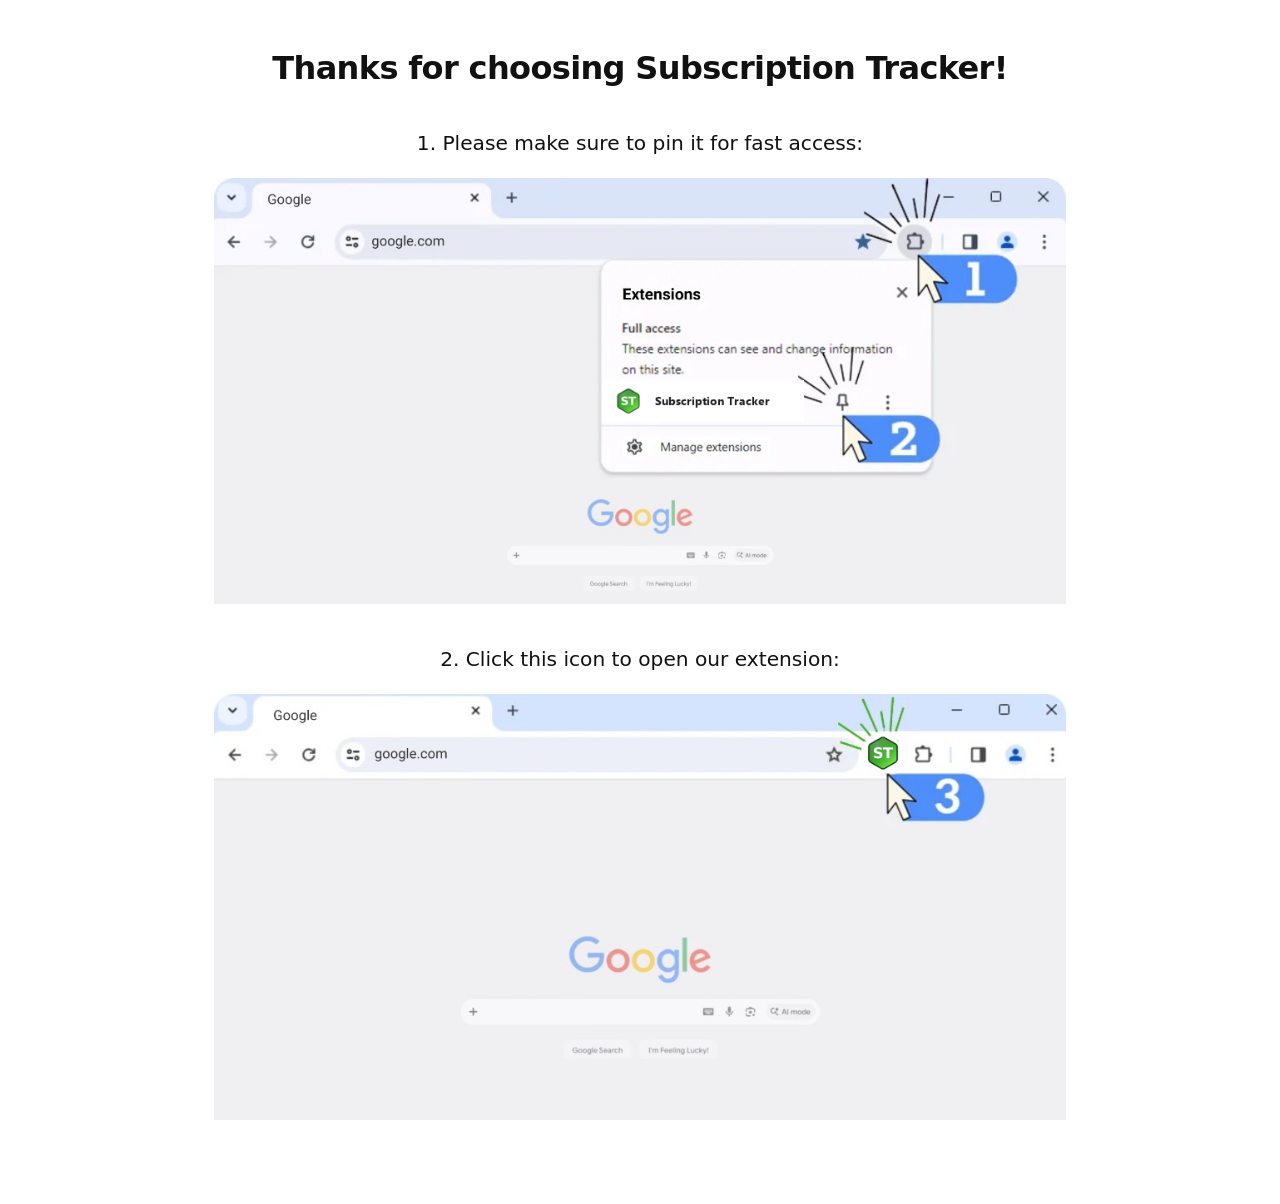
<file: index.html>
<!DOCTYPE html>
<html lang="en">
  <head>
    <meta charset="UTF-8" />
    <meta http-equiv="refresh" content="0; url=welcome.html" />
    <title>Subscription Tracker</title>
  </head>
  <body>
    <p><a href="welcome.html">Subscription Tracker</a></p>
  </body>
</html>
</file>
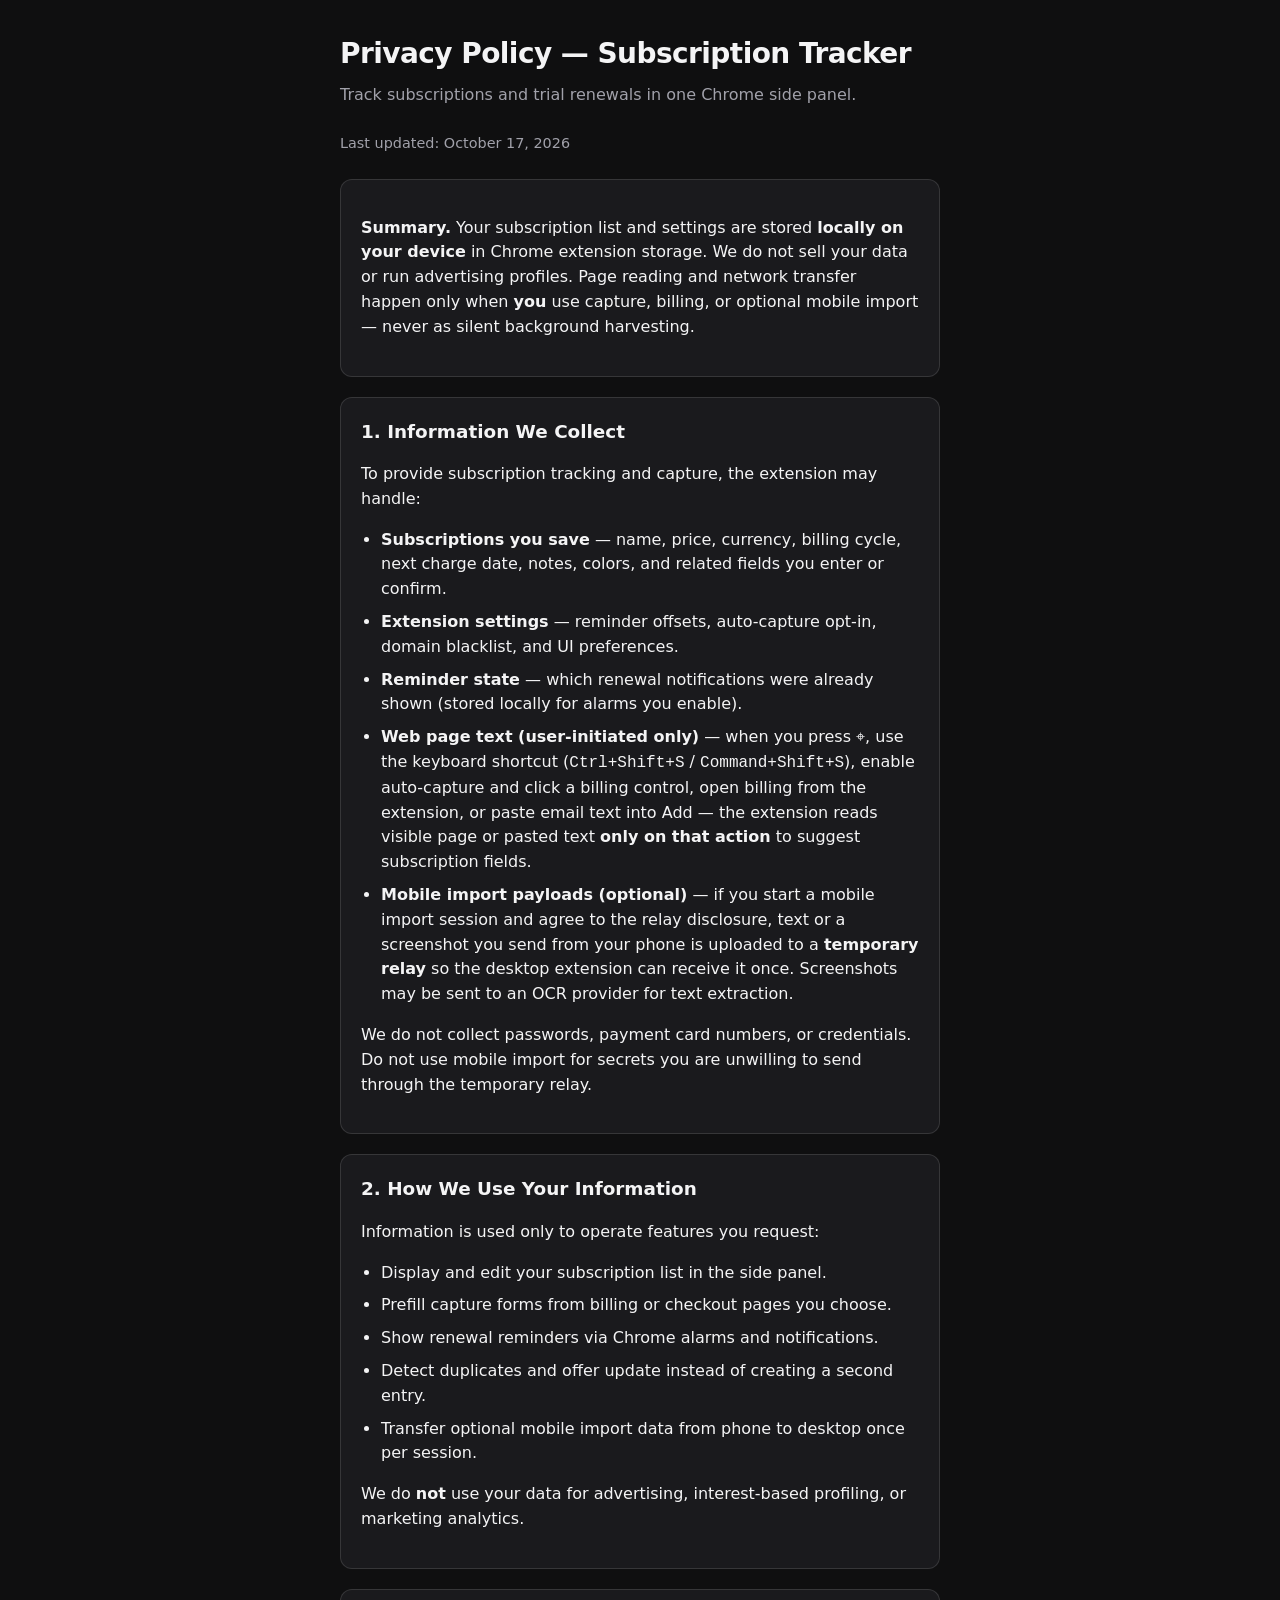
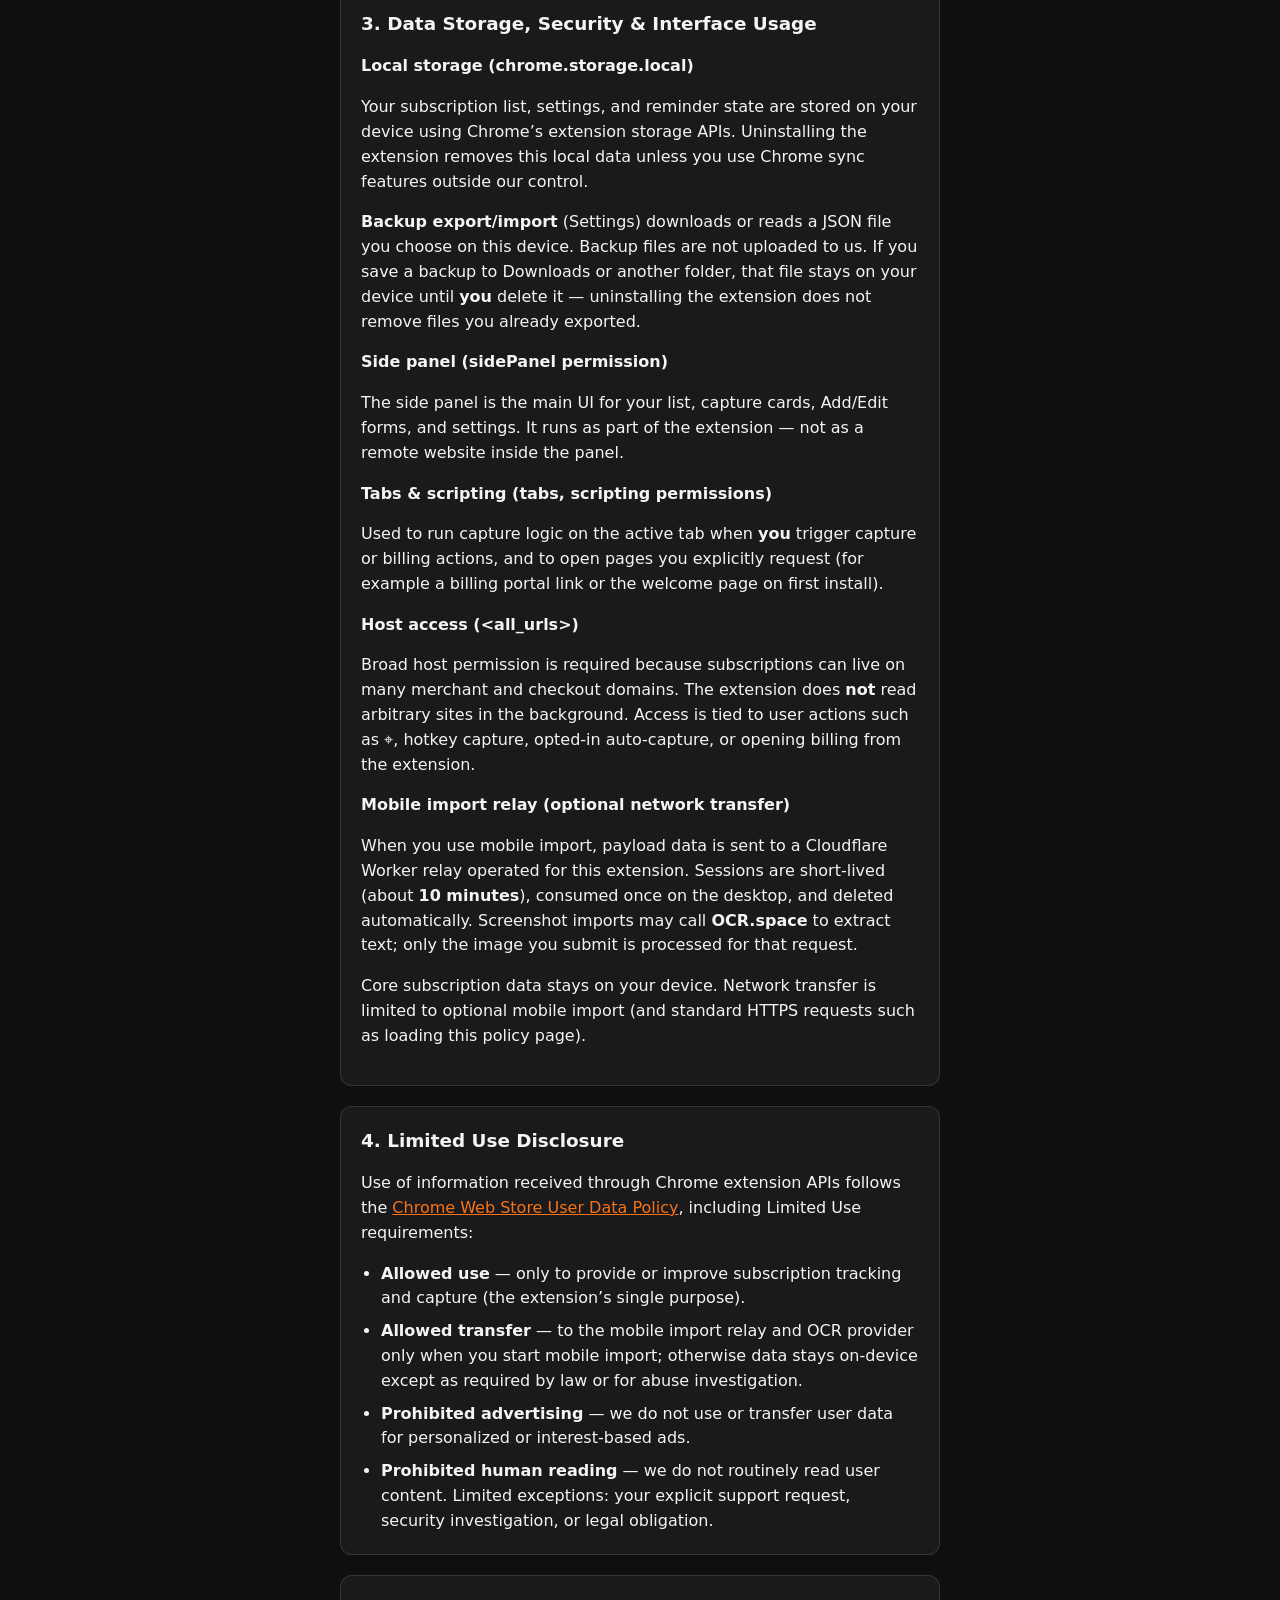
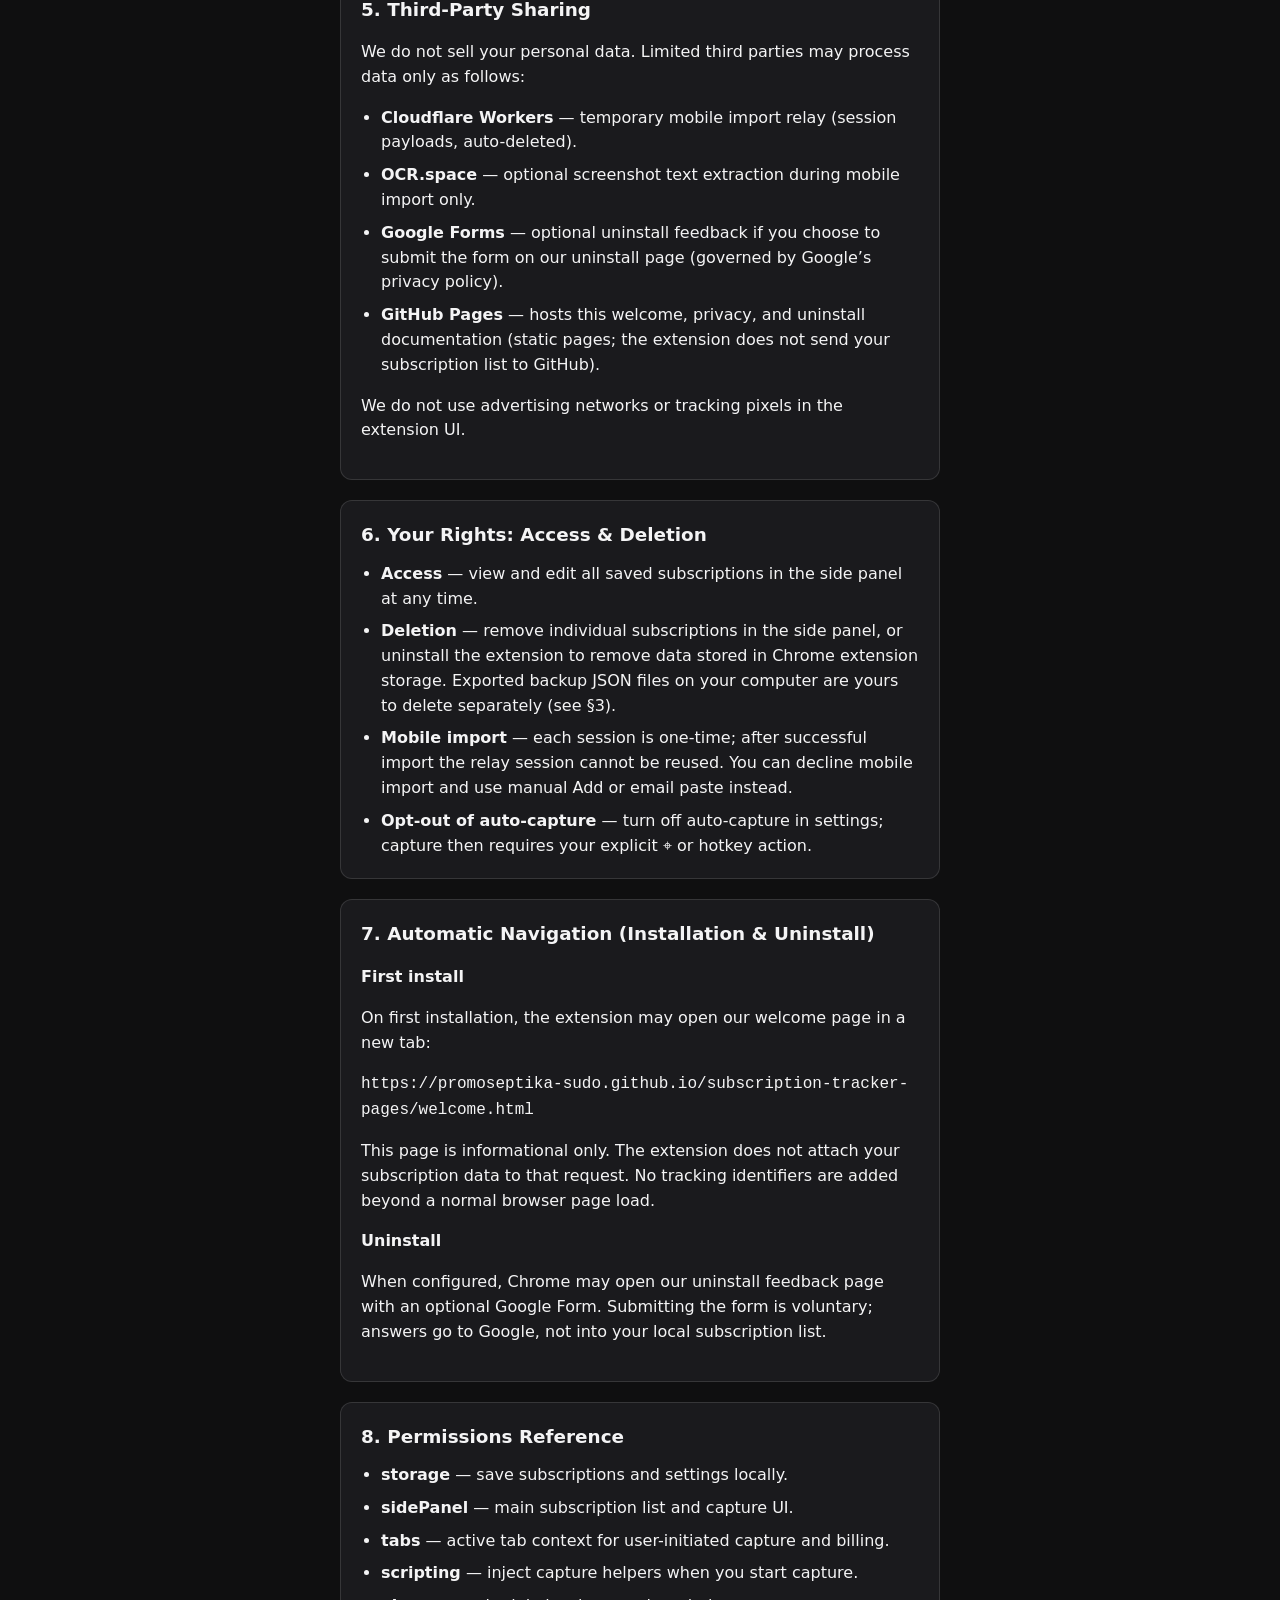
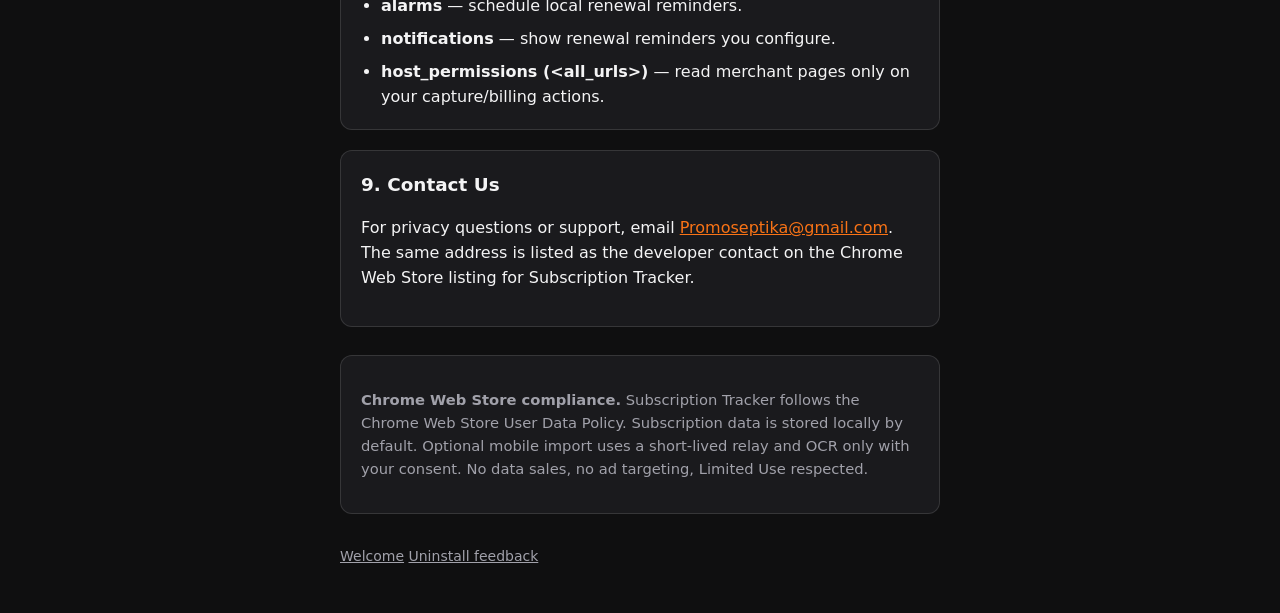
<file: privacy.html>
<!DOCTYPE html>
<html lang="en">
  <!--
    СТОП ДЛЯ ПУБЛИКАЦИИ (CWS) — privacy.html:
    1. Last updated — October 17, 2026 (при следующих правках — обновить дату).
    2. §9 Contact Us — Promoseptika@gmail.com (как в CWS Contact).
    3. В §7 — подставить финальный URL welcome (после GitHub Pages), тот же что в store-urls.ts и CWS Homepage.
    Не выкладывать на GitHub Pages / не подставлять URL в CWS, пока все пункты не сделаны.
  -->
  <head>
    <meta charset="UTF-8" />
    <meta name="viewport" content="width=device-width, initial-scale=1" />
    <title>Privacy Policy — Subscription Tracker</title>
    <link rel="stylesheet" href="styles.css" />
  </head>
  <body>
    <main>
      <h1>Privacy Policy — Subscription Tracker</h1>
      <p class="lead">Track subscriptions and trial renewals in one Chrome side panel.</p>
      <p class="updated">Last updated: October 17, 2026</p>

      <div class="card card-highlight">
        <p>
          <strong>Summary.</strong>
          Your subscription list and settings are stored <strong>locally on your device</strong>
          in Chrome extension storage. We do not sell your data or run advertising profiles.
          Page reading and network transfer happen only when <strong>you</strong> use capture,
          billing, or optional mobile import — never as silent background harvesting.
        </p>
      </div>

      <div class="card">
        <h2>1. Information We Collect</h2>
        <p>To provide subscription tracking and capture, the extension may handle:</p>
        <ul>
          <li>
            <strong>Subscriptions you save</strong> — name, price, currency, billing cycle,
            next charge date, notes, colors, and related fields you enter or confirm.
          </li>
          <li>
            <strong>Extension settings</strong> — reminder offsets, auto-capture opt-in,
            domain blacklist, and UI preferences.
          </li>
          <li>
            <strong>Reminder state</strong> — which renewal notifications were already shown
            (stored locally for alarms you enable).
          </li>
          <li>
            <strong>Web page text (user-initiated only)</strong> — when you press ⌖, use the
            keyboard shortcut (<code>Ctrl+Shift+S</code> / <code>Command+Shift+S</code>),
            enable auto-capture and click a billing control, open billing from the extension,
            or paste email text into Add — the extension reads visible page or pasted text
            <strong>only on that action</strong> to suggest subscription fields.
          </li>
          <li>
            <strong>Mobile import payloads (optional)</strong> — if you start a mobile import
            session and agree to the relay disclosure, text or a screenshot you send from your
            phone is uploaded to a <strong>temporary relay</strong> so the desktop extension can
            receive it once. Screenshots may be sent to an OCR provider for text extraction.
          </li>
        </ul>
        <p class="notice">
          We do not collect passwords, payment card numbers, or credentials. Do not use mobile
          import for secrets you are unwilling to send through the temporary relay.
        </p>
      </div>

      <div class="card">
        <h2>2. How We Use Your Information</h2>
        <p>Information is used only to operate features you request:</p>
        <ul>
          <li>Display and edit your subscription list in the side panel.</li>
          <li>Prefill capture forms from billing or checkout pages you choose.</li>
          <li>Show renewal reminders via Chrome alarms and notifications.</li>
          <li>Detect duplicates and offer update instead of creating a second entry.</li>
          <li>Transfer optional mobile import data from phone to desktop once per session.</li>
        </ul>
        <p>
          We do <strong>not</strong> use your data for advertising, interest-based profiling,
          or marketing analytics.
        </p>
      </div>

      <div class="card">
        <h2>3. Data Storage, Security &amp; Interface Usage</h2>

        <p><strong>Local storage (chrome.storage.local)</strong></p>
        <p>
          Your subscription list, settings, and reminder state are stored on your device using
          Chrome’s extension storage APIs. Uninstalling the extension removes this local data
          unless you use Chrome sync features outside our control.
        </p>
        <p>
          <strong>Backup export/import</strong> (Settings) downloads or reads a JSON file you
          choose on this device. Backup files are not uploaded to us. If you save a backup to
          Downloads or another folder, that file stays on your device until <strong>you</strong>
          delete it — uninstalling the extension does not remove files you already exported.
        </p>

        <p><strong>Side panel (sidePanel permission)</strong></p>
        <p>
          The side panel is the main UI for your list, capture cards, Add/Edit forms, and
          settings. It runs as part of the extension — not as a remote website inside the panel.
        </p>

        <p><strong>Tabs &amp; scripting (tabs, scripting permissions)</strong></p>
        <p>
          Used to run capture logic on the active tab when <strong>you</strong> trigger capture or
          billing actions, and to open pages you explicitly request (for example a billing portal
          link or the welcome page on first install).
        </p>

        <p><strong>Host access (&lt;all_urls&gt;)</strong></p>
        <p>
          Broad host permission is required because subscriptions can live on many merchant and
          checkout domains. The extension does <strong>not</strong> read arbitrary sites in the
          background. Access is tied to user actions such as ⌖, hotkey capture, opted-in
          auto-capture, or opening billing from the extension.
        </p>

        <p><strong>Mobile import relay (optional network transfer)</strong></p>
        <p>
          When you use mobile import, payload data is sent to a Cloudflare Worker relay operated
          for this extension. Sessions are short-lived (about <strong>10 minutes</strong>), consumed
          once on the desktop, and deleted automatically. Screenshot imports may call
          <strong>OCR.space</strong> to extract text; only the image you submit is processed for
          that request.
        </p>

        <p class="notice notice-success">
          Core subscription data stays on your device. Network transfer is limited to optional
          mobile import (and standard HTTPS requests such as loading this policy page).
        </p>
      </div>

      <div class="card">
        <h2>4. Limited Use Disclosure</h2>
        <p>
          Use of information received through Chrome extension APIs follows the
          <a href="https://developer.chrome.com/docs/webstore/program-policies/limited-use/"
            >Chrome Web Store User Data Policy</a
          >, including Limited Use requirements:
        </p>
        <ul>
          <li>
            <strong>Allowed use</strong> — only to provide or improve subscription tracking and
            capture (the extension’s single purpose).
          </li>
          <li>
            <strong>Allowed transfer</strong> — to the mobile import relay and OCR provider only
            when you start mobile import; otherwise data stays on-device except as required by law
            or for abuse investigation.
          </li>
          <li>
            <strong>Prohibited advertising</strong> — we do not use or transfer user data for
            personalized or interest-based ads.
          </li>
          <li>
            <strong>Prohibited human reading</strong> — we do not routinely read user content.
            Limited exceptions: your explicit support request, security investigation, or legal
            obligation.
          </li>
        </ul>
      </div>

      <div class="card">
        <h2>5. Third-Party Sharing</h2>
        <p>We do not sell your personal data. Limited third parties may process data only as follows:</p>
        <ul>
          <li>
            <strong>Cloudflare Workers</strong> — temporary mobile import relay (session payloads,
            auto-deleted).
          </li>
          <li>
            <strong>OCR.space</strong> — optional screenshot text extraction during mobile import
            only.
          </li>
          <li>
            <strong>Google Forms</strong> — optional uninstall feedback if you choose to submit the
            form on our uninstall page (governed by Google’s privacy policy).
          </li>
          <li>
            <strong>GitHub Pages</strong> — hosts this welcome, privacy, and uninstall documentation
            (static pages; the extension does not send your subscription list to GitHub).
          </li>
        </ul>
        <p>We do not use advertising networks or tracking pixels in the extension UI.</p>
      </div>

      <div class="card">
        <h2>6. Your Rights: Access &amp; Deletion</h2>
        <ul>
          <li>
            <strong>Access</strong> — view and edit all saved subscriptions in the side panel at any
            time.
          </li>
          <li>
            <strong>Deletion</strong> — remove individual subscriptions in the side panel, or
            uninstall the extension to remove data stored in Chrome extension storage. Exported
            backup JSON files on your computer are yours to delete separately (see §3).
          </li>
          <li>
            <strong>Mobile import</strong> — each session is one-time; after successful import the
            relay session cannot be reused. You can decline mobile import and use manual Add or
            email paste instead.
          </li>
          <li>
            <strong>Opt-out of auto-capture</strong> — turn off auto-capture in settings; capture
            then requires your explicit ⌖ or hotkey action.
          </li>
        </ul>
      </div>

      <div class="card">
        <h2>7. Automatic Navigation (Installation &amp; Uninstall)</h2>
        <p><strong>First install</strong></p>
        <p>
          On first installation, the extension may open our welcome page in a new tab:
        </p>
        <p><code>https://promoseptika-sudo.github.io/subscription-tracker-pages/welcome.html</code></p>
        <!-- СТОП CWS: welcome URL synced with store-urls.ts -->
        <p>
          This page is informational only. The extension does not attach your subscription data to
          that request. No tracking identifiers are added beyond a normal browser page load.
        </p>
        <p><strong>Uninstall</strong></p>
        <p>
          When configured, Chrome may open our uninstall feedback page with an optional Google
          Form. Submitting the form is voluntary; answers go to Google, not into your local
          subscription list.
        </p>
      </div>

      <div class="card" id="permissions">
        <h2>8. Permissions Reference</h2>
        <ul>
          <li><strong>storage</strong> — save subscriptions and settings locally.</li>
          <li><strong>sidePanel</strong> — main subscription list and capture UI.</li>
          <li><strong>tabs</strong> — active tab context for user-initiated capture and billing.</li>
          <li><strong>scripting</strong> — inject capture helpers when you start capture.</li>
          <li><strong>alarms</strong> — schedule local renewal reminders.</li>
          <li><strong>notifications</strong> — show renewal reminders you configure.</li>
          <li><strong>host_permissions (&lt;all_urls&gt;)</strong> — read merchant pages only on your capture/billing actions.</li>
        </ul>
      </div>

      <div class="card">
        <h2>9. Contact Us</h2>
        <p>
          For privacy questions or support, email
          <a href="mailto:Promoseptika@gmail.com">Promoseptika@gmail.com</a>.
          The same address is listed as the developer contact on the Chrome Web Store listing
          for Subscription Tracker.
        </p>
      </div>

      <div class="compliance">
        <p>
          <strong>Chrome Web Store compliance.</strong>
          Subscription Tracker follows the Chrome Web Store User Data Policy. Subscription data is
          stored locally by default. Optional mobile import uses a short-lived relay and OCR only
          with your consent. No data sales, no ad targeting, Limited Use respected.
        </p>
      </div>

      <footer>
        <a href="welcome.html">Welcome</a>
        <a href="uninstall.html">Uninstall feedback</a>
      </footer>
    </main>
  </body>
</html>
</file>
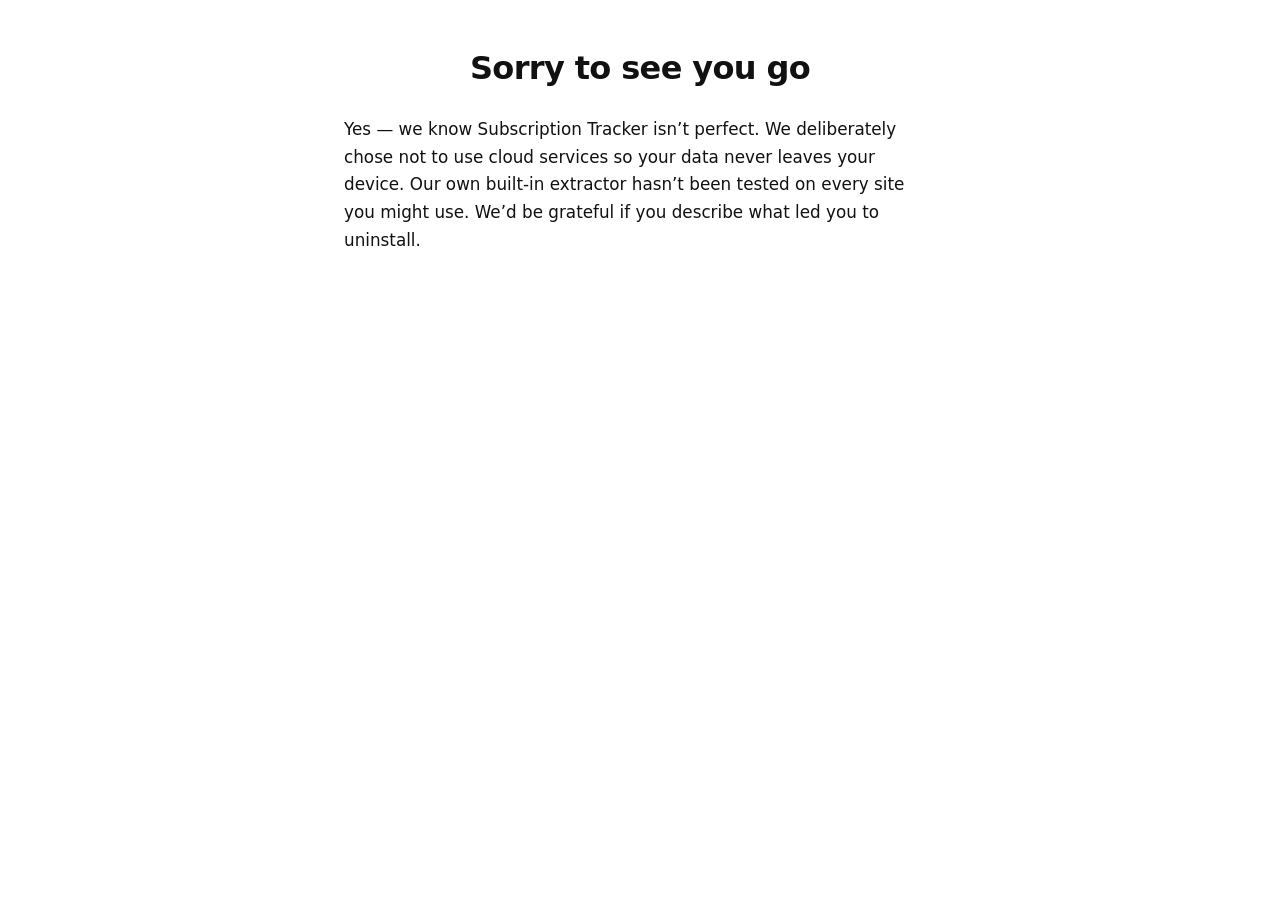
<file: uninstall.html>
<!DOCTYPE html>
<html lang="en">
  <head>
    <meta charset="UTF-8" />
    <meta name="viewport" content="width=device-width, initial-scale=1" />
    <title>Uninstall feedback — Subscription Tracker</title>
    <link rel="stylesheet" href="styles.css" />
  </head>
  <body class="page-uninstall">
    <main>
      <h1>Sorry to see you go</h1>
      <p class="uninstall-message">
        Yes — we know Subscription Tracker isn’t perfect. We deliberately chose not to use cloud
        services so your data never leaves your device. Our own built-in extractor hasn’t been tested
        on every site you might use. We’d be grateful if you describe what led you to uninstall.
      </p>

      <div id="form-mount">
        <div class="form-placeholder" id="form-placeholder">
          <p>Feedback form is not configured yet.</p>
          <p>
            Owner: set <code>formEmbedUrl</code> in
            <code>store-pages/config.js</code> (see
            <code>docs/STORE-PAGES-CWS-RU.md</code>).
          </p>
        </div>
      </div>
    </main>
    <script src="config.js"></script>
    <script>
      (function () {
        var url = window.ST_STORE_PAGES && window.ST_STORE_PAGES.formEmbedUrl;
        if (!url) return;
        var mount = document.getElementById('form-mount');
        mount.innerHTML = '';
        var iframe = document.createElement('iframe');
        iframe.className = 'form-frame';
        iframe.src = url;
        iframe.title = 'Why did you uninstall Subscription Tracker?';
        mount.appendChild(iframe);
      })();
    </script>
  </body>
</html>
</file>
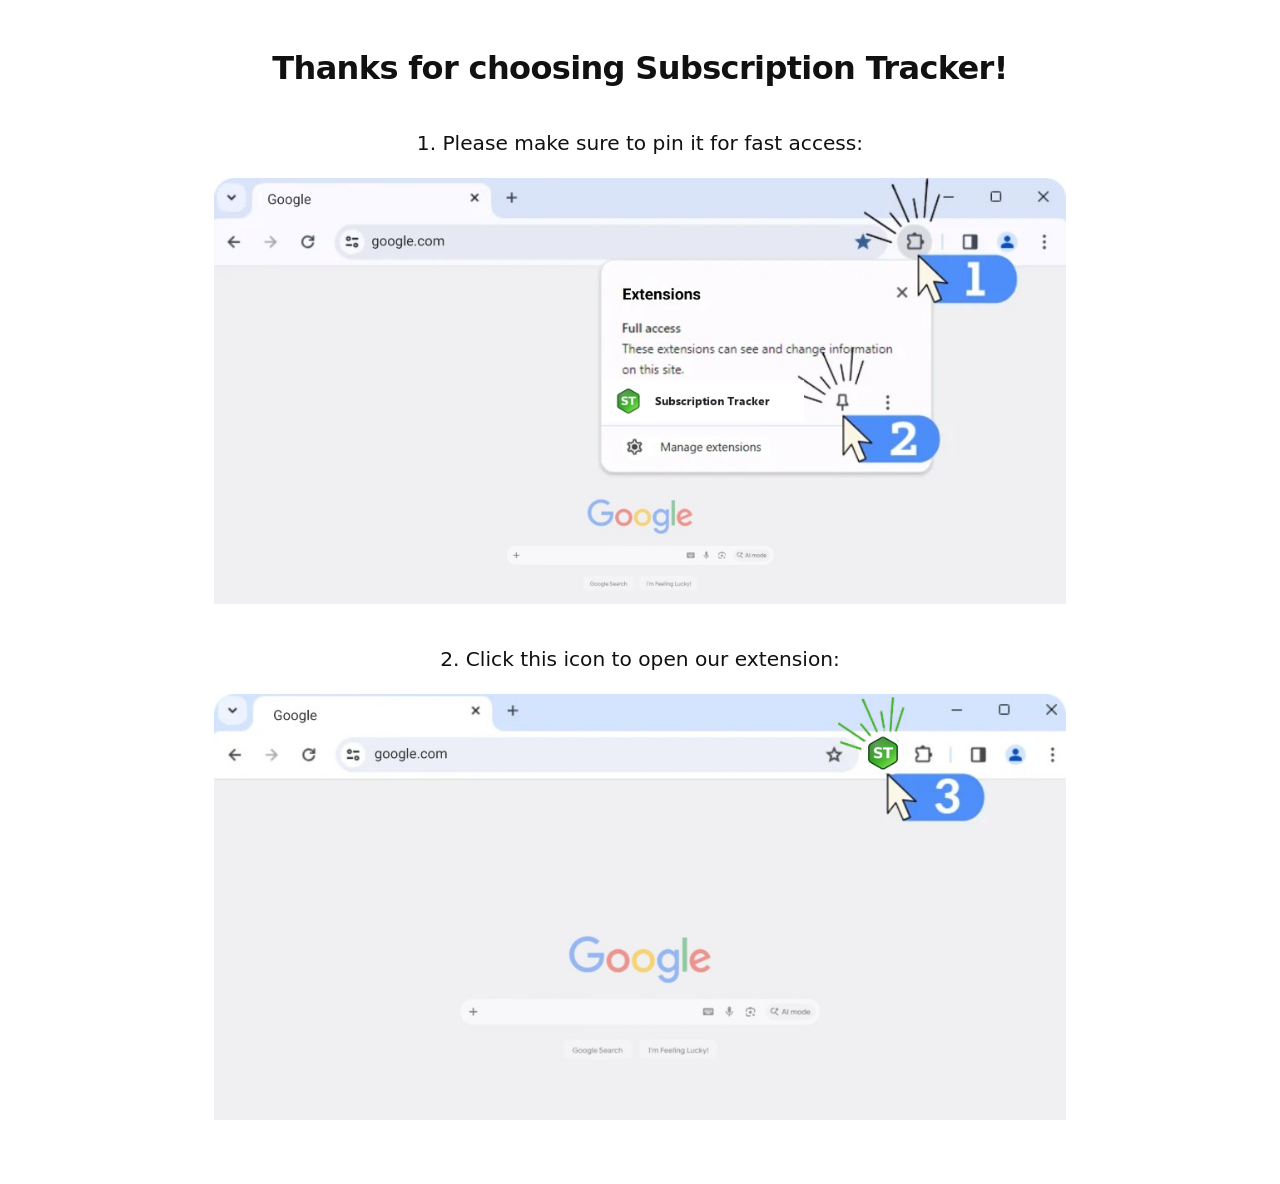
<file: welcome.html>
<!DOCTYPE html>
<html lang="en">
  <!--
    СТОП ДЛЯ ПУБЛИКАЦИИ (CWS):
    Финальный публичный URL этой страницы должен совпадать с:
    - store-urls.ts (GITHUB_USER + REPO)
    - privacy.html §7
    - CWS → Homepage
    Проверить в браузере после deploy GitHub Pages, до включения URL в расширение.
  -->
  <head>
    <meta charset="UTF-8" />
    <meta name="viewport" content="width=device-width, initial-scale=1" />
    <title>Welcome — Subscription Tracker</title>
    <link rel="stylesheet" href="styles.css" />
  </head>
  <body class="page-welcome">
    <main>
      <h1>Thanks for choosing Subscription Tracker!</h1>

      <section class="welcome-step">
        <p class="welcome-step__text">1. Please make sure to pin it for fast access:</p>
        <img
          src="images/welcome-pin-step.png"
          alt="Pin Subscription Tracker in the Chrome extensions menu"
          width="1024"
          height="512"
        />
      </section>

      <section class="welcome-step">
        <p class="welcome-step__text">2. Click this icon to open our extension:</p>
        <img
          src="images/welcome-launch-step.png"
          alt="Click the Subscription Tracker icon in the Chrome toolbar"
          width="1024"
          height="512"
        />
      </section>
    </main>
  </body>
</html>
</file>
<file: styles.css>
/* Subscription Tracker — GitHub Pages (store). Matches extension dark theme. */
:root {
  color-scheme: dark;
  --bg: #0f0f10;
  --surface: #1a1a1d;
  --text: #f4f4f5;
  --muted: #a1a1aa;
  --border: rgba(255, 255, 255, 0.12);
  --accent: #f97316;
  --max: 640px;
}

* {
  box-sizing: border-box;
}

body {
  margin: 0;
  min-height: 100vh;
  font-family: system-ui, -apple-system, Segoe UI, Roboto, sans-serif;
  font-size: 16px;
  line-height: 1.55;
  background: var(--bg);
  color: var(--text);
}

main {
  max-width: var(--max);
  margin: 0 auto;
  padding: 32px 20px 48px;
}

h1 {
  margin: 0 0 8px;
  font-size: 1.75rem;
  letter-spacing: -0.02em;
}

h2 {
  margin: 0 0 12px;
  font-size: 1.15rem;
}

.lead {
  margin: 0 0 24px;
  color: var(--muted);
}

.updated {
  margin: 0 0 24px;
  font-size: 0.9rem;
  color: var(--muted);
}

.card {
  background: var(--surface);
  border: 1px solid var(--border);
  border-radius: 12px;
  padding: 20px;
  margin-bottom: 20px;
}

ul {
  margin: 0;
  padding-left: 1.25rem;
}

li {
  margin-bottom: 8px;
}

li:last-child {
  margin-bottom: 0;
}

a {
  color: var(--accent);
}

footer {
  margin-top: 32px;
  font-size: 0.875rem;
  color: var(--muted);
}

footer a {
  color: var(--muted);
}

.compliance {
  margin-top: 28px;
  padding: 18px 20px;
  border-radius: 12px;
  background: var(--surface);
  border: 1px solid var(--border);
  font-size: 0.92rem;
  color: var(--muted);
}

.form-frame {
  width: 100%;
  min-height: 420px;
  border: 0;
  border-radius: 8px;
  background: #fff;
}

.form-placeholder {
  padding: 24px;
  border: 1px dashed var(--border);
  border-radius: 8px;
  color: var(--muted);
  font-size: 0.9375rem;
}

.form-placeholder code {
  color: var(--text);
  font-size: 0.8125rem;
}

/* Welcome onboarding — light layout (CWS homepage) */
body.page-welcome {
  color-scheme: light;
  background: #fff;
  color: #111;
}

body.page-welcome main {
  max-width: 900px;
  padding: 48px 24px 64px;
  text-align: center;
}

body.page-welcome h1 {
  margin: 0 0 40px;
  font-size: clamp(1.5rem, 4vw, 2rem);
  font-weight: 700;
  line-height: 1.25;
  letter-spacing: -0.02em;
}

.welcome-step {
  margin-bottom: 40px;
}

.welcome-step:last-child {
  margin-bottom: 0;
}

.welcome-step__text {
  margin: 0 0 20px;
  font-size: 1.26rem;
  line-height: 1.5;
}

.welcome-step img {
  display: block;
  width: 100%;
  max-width: 1024px;
  height: auto;
  margin: 0 auto;
}

/* Uninstall feedback — light layout */
body.page-uninstall {
  color-scheme: light;
  background: #fff;
  color: #111;
}

body.page-uninstall main {
  max-width: 640px;
  margin: 0 auto;
  padding: 48px 24px 64px;
}

body.page-uninstall h1 {
  margin: 0 0 28px;
  font-size: clamp(1.5rem, 4vw, 2rem);
  font-weight: 700;
  line-height: 1.25;
  letter-spacing: -0.02em;
  text-align: center;
}

body.page-uninstall .uninstall-message {
  margin: 0 0 32px;
  font-size: 1.05rem;
  line-height: 1.65;
}

body.page-uninstall .form-placeholder {
  border-color: rgba(0, 0, 0, 0.15);
  color: #52525b;
}

body.page-uninstall .form-placeholder code {
  color: #111;
}
</file>
